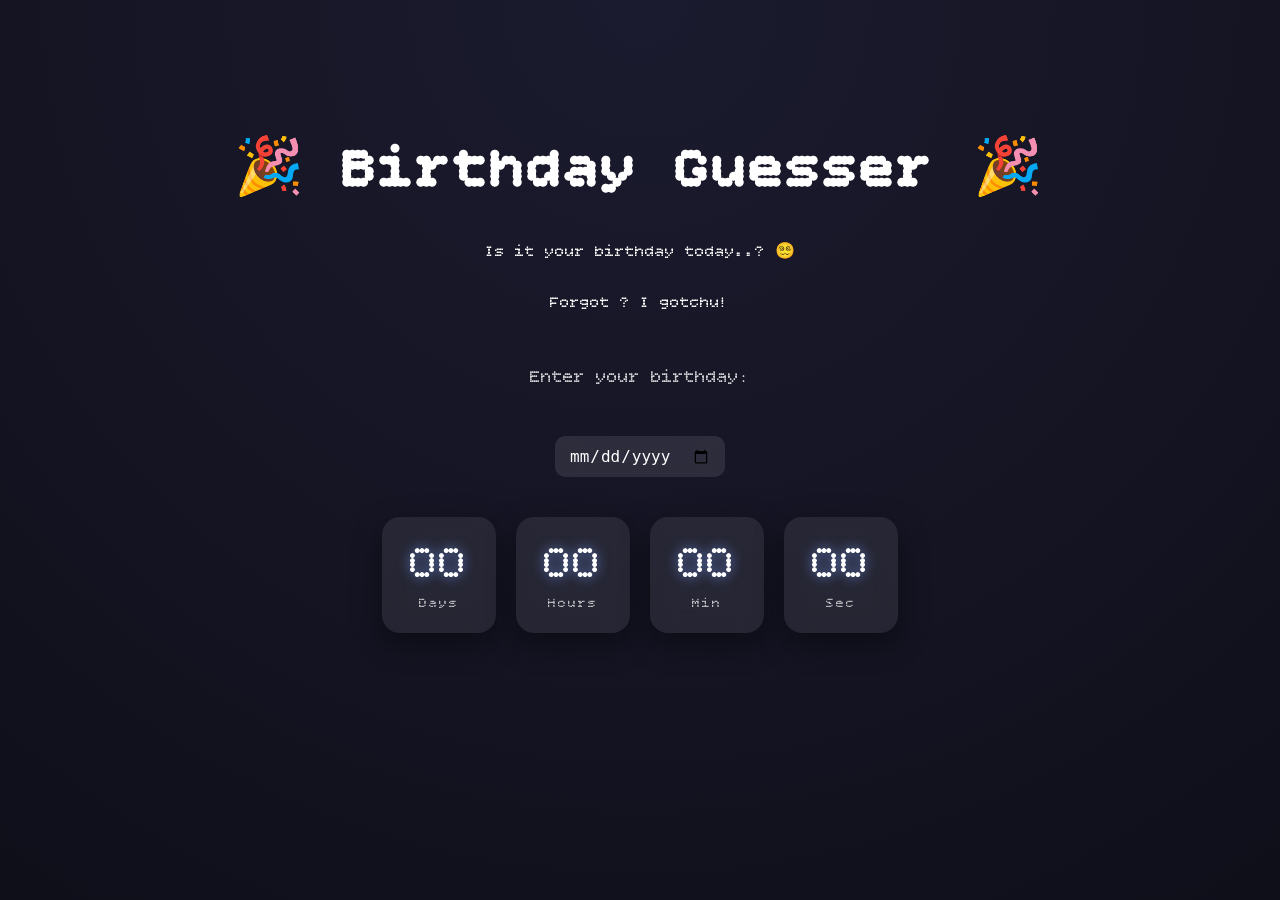
<file: index.html>
<!DOCTYPE html>
<html lang="en">
<head>
    <meta charset="UTF-8">
    <meta name="viewport" content="width=device-width, initial-scale=1.0">
    <link href="https://fonts.googleapis.com/css2?family=Bitcount+Single&display=swap" rel="stylesheet">
    <link rel="stylesheet" href="styles.css">
    <title>Birthday</title>
</head>
<body>
  <h2>🎉 Birthday Guesser 🎉</h2>
  <p>Is it your birthday today..? 😵‍💫 </p>
  <p>Forgot ? I gotchu!</p>
  <br><br>
  <label>Enter your birthday:</label><br><br>
  <input type="date" id="bday">

  <div class="countdown">
    <div class="time-box">
      <span id="days">00</span>
      <small>Days</small>
    </div>
    <div class="time-box">
      <span id="hours">00</span>
      <small>Hours</small>
    </div>
    <div class="time-box">
      <span id="minutes">00</span>
      <small>Min</small>
    </div>
    <div class="time-box">
      <span id="seconds">00</span>
      <small>Sec</small>
    </div>
  </div>

  <div class="marquee-container">
    <div id="output" class="marquee"></div>
  </div>

  <div class="button-container">
    <button id="openBtn" style="display:none;">For you 💌</button>
  </div>


  <div id="envelope" class="envelope hidden">
    <div class="letter">
      <h3>Dear You,</h3>
      <p>
       Wishing you happy happy birthdayy 🥳🥳🥳.
      </p>
      
      <p>  – From 💙</p>
    </div>
  </div>
  <script src="script.js"></script>
</body>
</html>
</file>
<file: styles.css>
* {
  box-sizing: border-box;
}

body {
  margin: 0;
  height: 100vh;
  font-family: 'Bitcount Single', system-ui;
  display: flex;
  flex-direction: column;
  align-items: center;
  justify-content: center;
  text-align: center;
  background: radial-gradient(circle at top, #1b1b2f, #0f0f1a);
  color: white;
}

h2 {
  font-size: 56px;
  margin-bottom: 20px;
  letter-spacing: 3px;
}

label {
  font-size: 18px;
  opacity: 0.8;
}

input {
  padding: 10px 14px;
  font-size: 16px;
  border-radius: 10px;
  border: none;
  outline: none;
  margin-top: 10px;
  background: rgba(255,255,255,0.1);
  color: white;
  backdrop-filter: blur(10px);
}

/* Countdown layout */
.countdown {
  display: flex;
  gap: 20px;
  margin-top: 40px;
}

/* Each time box */
.time-box {
  background: rgba(255,255,255,0.08);
  backdrop-filter: blur(12px);
  border-radius: 18px;
  padding: 20px 28px;
  min-width: 100px;
  box-shadow: 0 10px 30px rgba(0,0,0,0.4);
  transition: 0.2s ease;
}

.time-box:hover {
  transform: translateY(-5px);
}

/* Numbers */
.time-box span {
  font-size: 48px;
  display: block;
  text-shadow: 0 0 12px rgba(120,160,255,0.8);
}

/* Labels */
.time-box small {
  opacity: 0.7;
  letter-spacing: 2px;
}

/* Message text */
#output {
  margin-top: 30px;
  font-size: 50px;
  opacity: 0.9;
}

/* Confetti */
.confetti {
  position: fixed;
  top: -10px;
  border-radius: 50%;
  animation: fall linear infinite;
  pointer-events: none;
  z-index: 9999;
}

@keyframes fall {
  0% {
    transform: translateY(0) translateX(var(--sway, 0)) rotate(0deg);
  }
  100% {
    transform: translateY(100vh) translateX(var(--sway, 0)) rotate(360deg);
  }
}



.hidden {
  display: none;
}

#openBtn {
  margin-top: 30px;
  padding: 12px 20px;
  font-size: 18px;
  border-radius: 12px;
  border: none;
  cursor: pointer;
  background: #ff7aa2;
  color: white;
  display: block; /* ensure visible */
  z-index: 10;
}


.envelope {
  width: 500px;
  height: 700px;
  background: #f5f5f5;
  margin-top: 40px;
  position: relative;
  border-radius: 10px;
  animation: pop 0.5s ease;
}

.letter {
  padding: 20px;
  text-align: left;
  animation: slide 1s ease;
  background : lightblue; 
  color : black; 
}

@keyframes pop {
  from { transform: scale(0); }
  to { transform: scale(1); }
}

@keyframes slide {
  from { transform: translateY(50px); opacity: 0; }
  to { transform: translateY(0); opacity: 1; }
}



.marquee-container {
  width: 100%;
  overflow: hidden;
  margin-top: 30px;
  height: 150px;
}

.marquee {
  display: inline-block;
  white-space: nowrap;
  font-size: 50px;
  color: #ff69b4;
  animation: scroll 5s linear infinite;
}

@keyframes scroll {
  0% {
    transform: translateX(100%);
  }
  100% {
    transform: translateX(-100%);
  }
}
</file>
